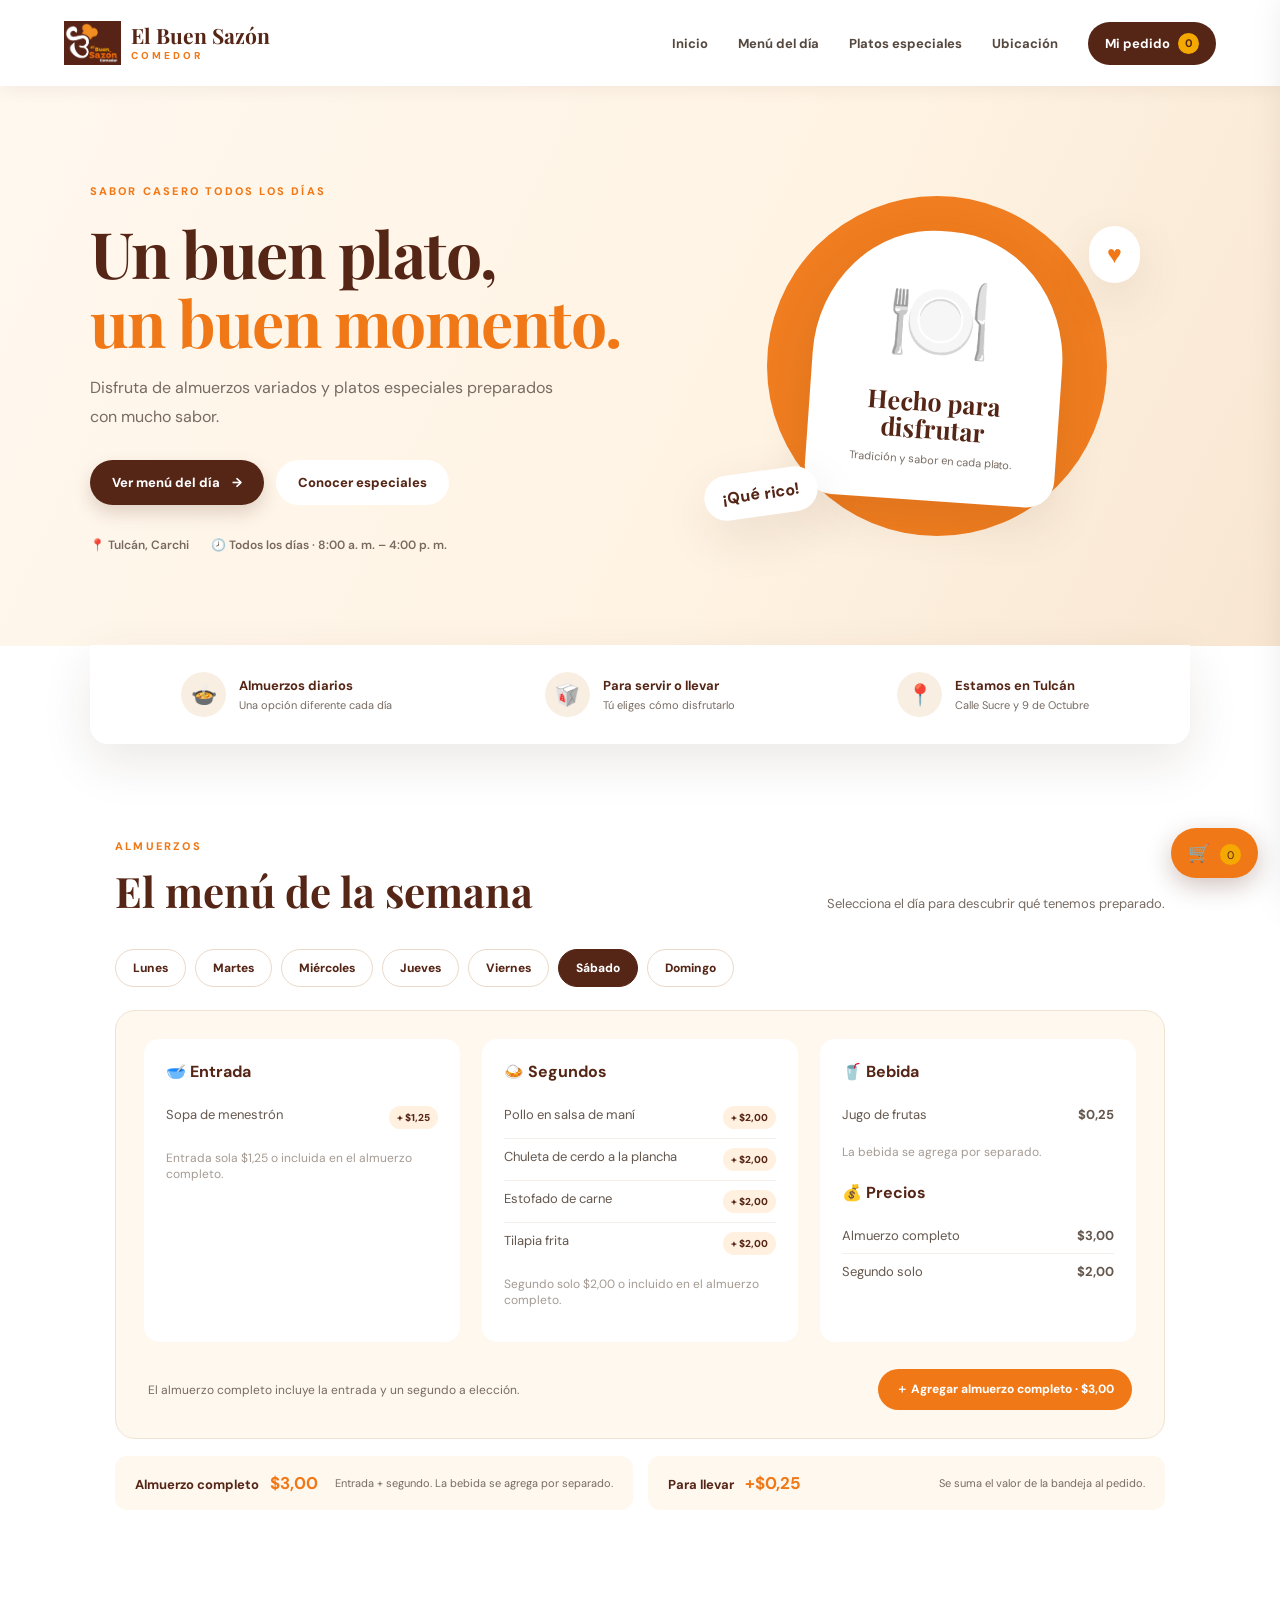
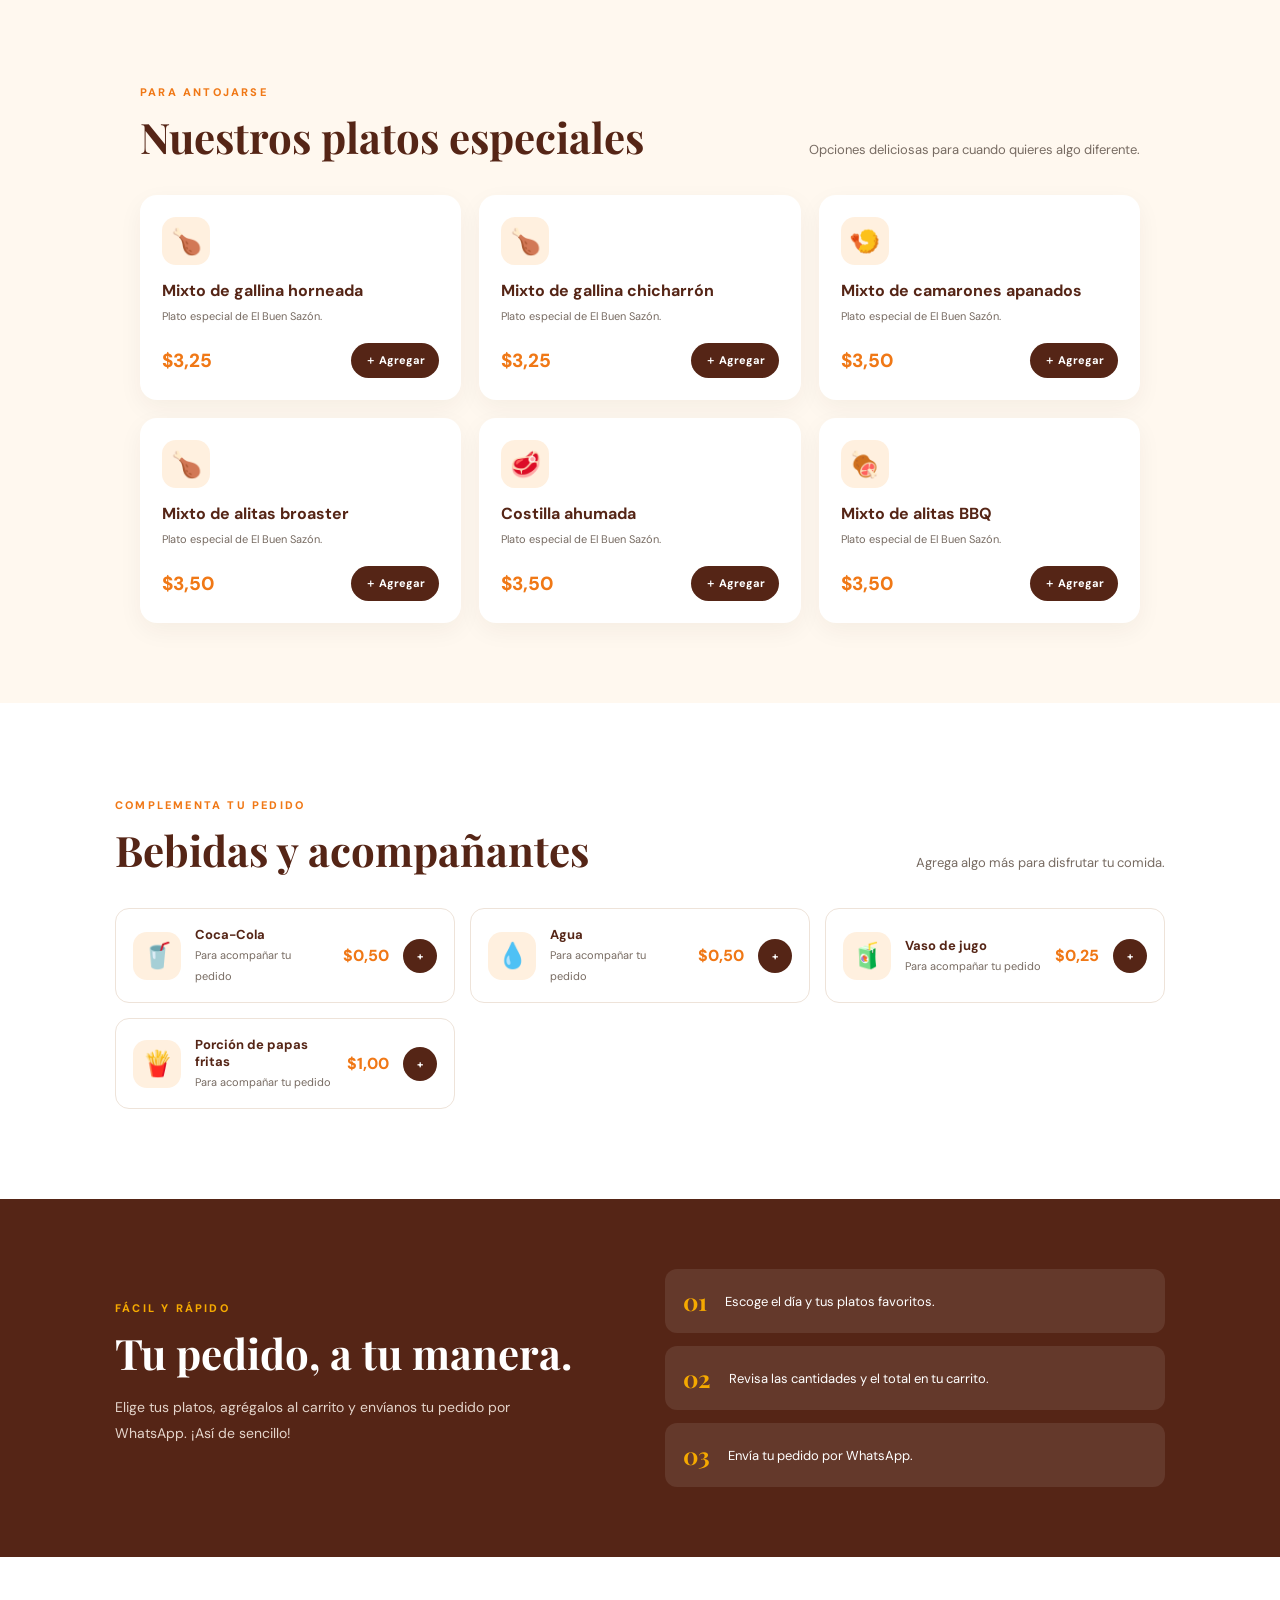
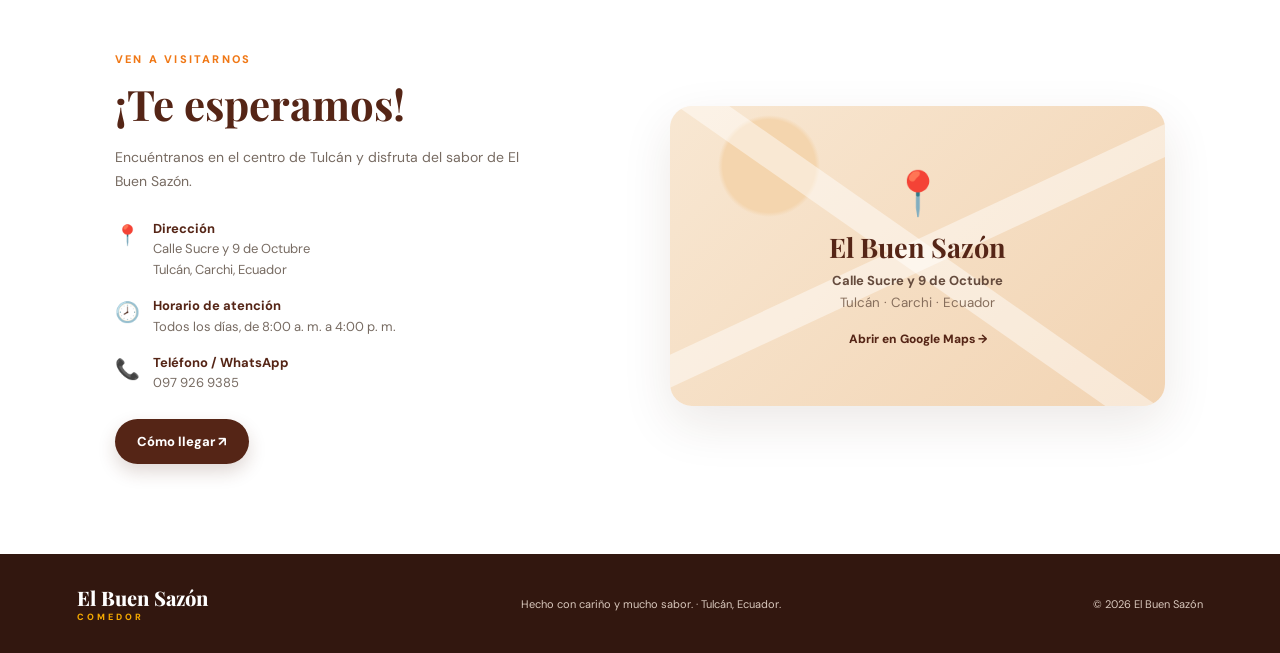
<file: index.html>
<!DOCTYPE html>
<html lang="es">
<head>
  <meta charset="UTF-8">
  <meta name="viewport" content="width=device-width, initial-scale=1.0">
  <meta name="description" content="El Buen Sazón, comedor en Tulcán. Consulta el menú del día y realiza tu pedido.">
  <title>El Buen Sazón | Comedor en Tulcán</title>
  <link rel="preconnect" href="https://fonts.googleapis.com">
  <link rel="preconnect" href="https://fonts.gstatic.com" crossorigin>
  <link href="https://fonts.googleapis.com/css2?family=DM+Sans:wght@400;500;600;700;800&family=Playfair+Display:wght@700;800&display=swap" rel="stylesheet">
  <link rel="stylesheet" href="styles.css">
</head>
<body>
  <header class="site-header">
    <a class="brand" href="#inicio" aria-label="El Buen Sazón, inicio">
      <img src="logo.png" alt="Logo de El Buen Sazón">
      <span class="brand-copy"><strong>El Buen Sazón</strong><small>COMEDOR</small></span>
    </a>
    <button class="menu-toggle" id="menuToggle" aria-label="Abrir menú" aria-expanded="false">☰</button>
    <nav id="mainNav">
      <a href="#inicio">Inicio</a>
      <a href="#menu">Menú del día</a>
      <a href="#especiales">Platos especiales</a>
      <a href="#ubicacion">Ubicación</a>
      <button class="nav-cart" id="openCartNav">Mi pedido <span id="navCartCount">0</span></button>
    </nav>
  </header>

  <main>
    <section class="hero" id="inicio">
      <div class="hero-content">
        <span class="eyebrow">SABOR CASERO TODOS LOS DÍAS</span>
        <h1>Un buen plato,<br><em>un buen momento.</em></h1>
        <p>Disfruta de almuerzos variados y platos especiales preparados con mucho sabor.</p>
        <div class="hero-actions">
          <a class="btn btn-primary" href="#menu">Ver menú del día <span>→</span></a>
          <a class="btn btn-light" href="#especiales">Conocer especiales</a>
        </div>
        <div class="hero-meta">
          <span>📍 Tulcán, Carchi</span>
          <span>🕗 Todos los días · 8:00 a. m. – 4:00 p. m.</span>
        </div>
      </div>
      <div class="hero-art" aria-label="Presentación de comida">
        <div class="hero-circle"></div>
        <div class="hero-card">
          <span class="plate-icon">🍽️</span>
          <strong>Hecho para<br>disfrutar</strong>
          <small>Tradición y sabor en cada plato.</small>
        </div>
        <span class="floating floating-one">♥</span>
        <span class="floating floating-two">¡Qué rico!</span>
      </div>
    </section>

    <section class="quick-info">
      <div><span class="info-icon">🍲</span><p><strong>Almuerzos diarios</strong><small>Una opción diferente cada día</small></p></div>
      <div><span class="info-icon">🥡</span><p><strong>Para servir o llevar</strong><small>Tú eliges cómo disfrutarlo</small></p></div>
      <div><span class="info-icon">📍</span><p><strong>Estamos en Tulcán</strong><small>Calle Sucre y 9 de Octubre</small></p></div>
    </section>

    <section class="section menu-section" id="menu">
      <div class="section-heading">
        <div><span class="eyebrow">ALMUERZOS</span><h2>El menú de la semana</h2></div>
        <p>Selecciona el día para descubrir qué tenemos preparado.</p>
      </div>
      <div class="day-tabs" id="dayTabs" role="tablist" aria-label="Días de la semana"></div>
      <div class="daily-menu" id="dailyMenu" aria-live="polite"></div>
      <div class="price-note">
        <div><strong>Almuerzo completo <b>$3,00</b></strong><span>Entrada + segundo. La bebida se agrega por separado.</span></div>
        <div><strong>Para llevar <b>+$0,25</b></strong><span>Se suma el valor de la bandeja al pedido.</span></div>
      </div>
    </section>

    <section class="special-section" id="especiales">
      <div class="section section-heading">
        <div><span class="eyebrow">PARA ANTOJARSE</span><h2>Nuestros platos especiales</h2></div>
        <p>Opciones deliciosas para cuando quieres algo diferente.</p>
      </div>
      <div class="special-grid" id="specialGrid"></div>
    </section>

    <section class="extras-section section" id="extras">
      <div class="section-heading">
        <div><span class="eyebrow">COMPLEMENTA TU PEDIDO</span><h2>Bebidas y acompañantes</h2></div>
        <p>Agrega algo más para disfrutar tu comida.</p>
      </div>
      <div class="extras-grid" id="extrasGrid"></div>
    </section>

    <section class="how-section">
      <div class="how-copy">
        <span class="eyebrow">FÁCIL Y RÁPIDO</span>
        <h2>Tu pedido, a tu manera.</h2>
        <p>Elige tus platos, agrégalos al carrito y envíanos tu pedido por WhatsApp. ¡Así de sencillo!</p>
      </div>
      <div class="steps">
        <div><b>01</b><span>Escoge el día y tus platos favoritos.</span></div>
        <div><b>02</b><span>Revisa las cantidades y el total en tu carrito.</span></div>
        <div><b>03</b><span>Envía tu pedido por WhatsApp.</span></div>
      </div>
    </section>

    <section class="location-section section" id="ubicacion">
      <div>
        <span class="eyebrow">VEN A VISITARNOS</span>
        <h2>¡Te esperamos!</h2>
        <p>Encuéntranos en el centro de Tulcán y disfruta del sabor de El Buen Sazón.</p>
        <div class="location-details">
          <p><span>📍</span><span><strong>Dirección</strong><br>Calle Sucre y 9 de Octubre<br>Tulcán, Carchi, Ecuador</span></p>
          <p><span>🕗</span><span><strong>Horario de atención</strong><br>Todos los días, de 8:00 a. m. a 4:00 p. m.</span></p>
          <p><span>📞</span><span><strong>Teléfono / WhatsApp</strong><br>097 926 9385</span></p>
        </div>
        <a class="btn btn-primary" target="_blank" rel="noopener" href="https://www.google.com/maps/search/?api=1&query=Calle+Sucre+y+9+de+Octubre%2C+Tulcan%2C+Carchi%2C+Ecuador">Cómo llegar ↗</a>
      </div>
      <div class="map-card">
        <div class="map-pin">📍</div>
        <strong>El Buen Sazón</strong>
        <span>Calle Sucre y 9 de Octubre</span>
        <small>Tulcán · Carchi · Ecuador</small>
        <a target="_blank" rel="noopener" href="https://www.google.com/maps/search/?api=1&query=Calle+Sucre+y+9+de+Octubre%2C+Tulcan%2C+Carchi%2C+Ecuador">Abrir en Google Maps →</a>
      </div>
    </section>
  </main>

  <footer>
    <a class="footer-brand" href="#inicio">El Buen Sazón <small>COMEDOR</small></a>
    <p>Hecho con cariño y mucho sabor. · Tulcán, Ecuador.</p>
    <span>© <span id="year"></span> El Buen Sazón</span>
  </footer>

  <button class="cart-fab" id="openCartFab" aria-label="Abrir carrito">🛒 <span id="fabCartCount">0</span></button>

  <div class="cart-overlay" id="cartOverlay"></div>
  <aside class="cart-drawer" id="cartDrawer" aria-label="Carrito de pedidos" aria-hidden="true">
    <div class="cart-header"><div><span class="eyebrow">TU SELECCIÓN</span><h2>Mi pedido</h2></div><button id="closeCart" class="close-cart" aria-label="Cerrar carrito">×</button></div>
    <div class="order-type">
      <span>¿Cómo deseas tu pedido?</span>
      <label><input type="radio" name="orderType" value="servir" checked> Para servir</label>
      <label><input type="radio" name="orderType" value="llevar"> Para llevar</label>
    </div>
    <div class="cart-items" id="cartItems"><div class="empty-cart">Tu carrito está vacío.<br><span>Agrega algo rico del menú. 🍽️</span></div></div>
    <div class="cart-summary">
      <div><span>Subtotal</span><strong id="subtotal">$0,00</strong></div>
      <div><span id="packagingLabel">Bandeja</span><strong id="packaging">$0,00</strong></div>
      <div class="total-row"><span>Total</span><strong id="total">$0,00</strong></div>
      <button class="btn btn-primary checkout-btn" id="checkoutBtn">Enviar pedido por WhatsApp ↗</button>
      <small>El pedido se enviará para confirmar disponibilidad y forma de entrega.</small>
    </div>
  </aside>

  <div class="toast" id="toast" role="status">Agregado a tu pedido ✓</div>
  <script src="script.js"></script>
</body>
</html>
</file>
<file: styles.css>
:root {
  --brown: #552516; --brown-2: #71351f; --orange: #f07816; --gold: #f5a900;
  --cream: #fff8ef; --cream-2: #f8eee2; --ink: #30251f; --muted: #776b62;
  --white: #fff; --green: #4f8053; --shadow: 0 18px 50px rgba(68,35,20,.10);
}
* { box-sizing: border-box; }
html { scroll-behavior: smooth; }
body { margin: 0; color: var(--ink); background: #fff; font-family: "DM Sans", Arial, sans-serif; }
a { color: inherit; text-decoration: none; }
button { font: inherit; cursor: pointer; }
.site-header { height: 86px; padding: 0 max(5vw, calc((100vw - 1200px)/2)); display:flex; align-items:center; justify-content:space-between; background:#fff; position:sticky; top:0; z-index:20; box-shadow:0 3px 18px rgba(50,25,12,.06); }
.brand { display:flex; align-items:center; gap:10px; }
.brand img { width:57px; height:57px; object-fit:contain; }
.brand-copy { display:flex; flex-direction:column; line-height:1; }
.brand-copy strong { font-family:"Playfair Display",serif; font-size:21px; color:var(--brown); }
.brand-copy small { color:var(--orange); font-size:10px; font-weight:800; letter-spacing:3px; margin-top:5px; }
nav { display:flex; align-items:center; gap:30px; font-size:13px; font-weight:700; color:#55483f; }
nav a:hover { color:var(--orange); }
.nav-cart { border:0; border-radius:30px; padding:11px 17px; background:var(--brown); color:#fff; font-weight:700; }
.nav-cart span,.cart-fab span { display:inline-grid; place-items:center; margin-left:5px; background:var(--gold); color:var(--brown); border-radius:50%; width:21px; height:21px; font-size:11px; }
.menu-toggle { display:none; background:none; border:0; font-size:25px; color:var(--brown); }
.hero { min-height:560px; padding:75px max(7vw,calc((100vw - 1120px)/2)); display:grid; grid-template-columns:1.05fr .95fr; align-items:center; gap:35px; background:linear-gradient(115deg,#fff8ef 0%,#fff3e3 60%,#f8e6d1 100%); overflow:hidden; }
.eyebrow { color:var(--orange); font-size:11px; letter-spacing:2.2px; font-weight:800; }
.hero h1 { font-family:"Playfair Display",serif; color:var(--brown); font-size:clamp(42px,5vw,66px); line-height:1.08; margin:18px 0; letter-spacing:-1.5px; }
.hero h1 em { color:var(--orange); font-style:normal; }
.hero-content>p { max-width:470px; color:var(--muted); font-size:16px; line-height:1.8; }
.hero-actions { display:flex; gap:12px; flex-wrap:wrap; margin:28px 0 32px; }
.btn { display:inline-flex; justify-content:center; align-items:center; gap:12px; border:0; border-radius:30px; padding:14px 22px; font-weight:800; font-size:13px; transition:.2s; }
.btn:hover { transform:translateY(-2px); }
.btn-primary { color:#fff; background:var(--brown); box-shadow:0 8px 18px rgba(85,37,22,.18); }
.btn-primary:hover { background:var(--orange); }
.btn-light { color:var(--brown); background:#fff; }
.hero-meta { display:flex; gap:22px; flex-wrap:wrap; color:#78695e; font-size:12px; font-weight:600; }
.hero-art { min-height:370px; position:relative; display:grid; place-items:center; }
.hero-circle { width:min(340px,80vw); height:min(340px,80vw); border-radius:50%; background:var(--orange); position:absolute; opacity:.95; }
.hero-card { position:relative; width:250px; min-height:270px; padding:30px; display:flex; flex-direction:column; align-items:center; justify-content:center; text-align:center; background:#fff; border-radius:48% 48% 28px 28px; box-shadow:var(--shadow); transform:rotate(4deg); }
.plate-icon { font-size:85px; margin-bottom:12px; }
.hero-card strong { font-family:"Playfair Display",serif; color:var(--brown); font-size:25px; line-height:1.1; }
.hero-card small { color:var(--muted); margin-top:10px; font-size:11px; }
.floating { position:absolute; z-index:2; background:#fff; color:var(--brown); box-shadow:var(--shadow); border-radius:30px; padding:12px 18px; font-weight:800; }
.floating-one { top:45px; right:10%; color:var(--orange); font-size:25px; }
.floating-two { bottom:35px; left:4%; transform:rotate(-8deg); }
.quick-info { max-width:1100px; margin:-1px auto 0; padding:27px 30px; display:grid; grid-template-columns:repeat(3,1fr); gap:20px; background:#fff; box-shadow:var(--shadow); border-radius:0 0 18px 18px; }
.quick-info>div { display:flex; align-items:center; justify-content:center; gap:13px; }
.info-icon { display:grid; place-items:center; width:45px; height:45px; background:var(--cream-2); border-radius:50%; font-size:21px; }
.quick-info p { margin:0; display:flex; flex-direction:column; gap:4px; }
.quick-info strong { font-size:13px; color:var(--brown); }
.quick-info small { color:var(--muted); font-size:11px; }
.section { max-width:1100px; margin:auto; padding:90px 25px; }
.section-heading { display:flex; justify-content:space-between; align-items:end; gap:20px; margin-bottom:30px; }
.section-heading h2,.location-section h2,.how-section h2 { font-family:"Playfair Display",serif; font-size:clamp(30px,4vw,42px); color:var(--brown); margin:8px 0 0; }
.section-heading>p { color:var(--muted); max-width:350px; line-height:1.6; font-size:13px; margin:0 0 4px; }
.day-tabs { display:flex; gap:9px; flex-wrap:wrap; margin-bottom:23px; }
.day-tab { border:1px solid #ead9c9; background:#fff; color:var(--brown); border-radius:30px; padding:10px 17px; font-weight:800; font-size:12px; }
.day-tab.active,.day-tab:hover { background:var(--brown); color:#fff; border-color:var(--brown); }
.daily-menu { background:var(--cream); border:1px solid #f1e3d4; border-radius:20px; padding:28px; display:grid; grid-template-columns:repeat(3,1fr); gap:22px; }
.menu-column { background:#fff; padding:22px; border-radius:15px; }
.menu-column h3 { color:var(--brown); margin:0 0 15px; font-size:16px; display:flex; align-items:center; gap:8px; }
.menu-column ul { list-style:none; margin:0; padding:0; }
.menu-column li { padding:9px 0; border-bottom:1px solid #f3eee9; font-size:13px; color:#64574e; display:flex; justify-content:space-between; gap:8px; }
.menu-column li:last-child { border:0; }
.menu-column .muted { color:#a49a92; font-size:12px; }
.menu-action { grid-column:1/-1; display:flex; justify-content:space-between; align-items:center; gap:15px; flex-wrap:wrap; padding:5px 4px 0; }
.menu-action p { margin:0; color:var(--muted); font-size:12px; }
.add-meal { border:0; border-radius:25px; background:var(--orange); color:#fff; padding:12px 18px; font-size:12px; font-weight:800; }
.price-note { display:flex; gap:15px; margin-top:17px; }
.price-note>div { flex:1; background:#fff8ef; padding:16px 20px; border-radius:12px; display:flex; justify-content:space-between; gap:10px; align-items:center; }
.price-note strong { color:var(--brown); font-size:13px; }
.price-note b { color:var(--orange); font-size:17px; margin-left:8px; }
.price-note span { color:var(--muted); font-size:11px; }
.special-section { background:var(--cream); padding:80px 0; }
.special-section .section-heading { max-width:1050px; margin:0 auto 30px; padding:0 25px; }
.special-grid { max-width:1050px; margin:auto; padding:0 25px; display:grid; grid-template-columns:repeat(3,1fr); gap:18px; }
.food-card { background:#fff; border-radius:17px; padding:22px; box-shadow:0 8px 25px rgba(68,35,20,.05); display:flex; flex-direction:column; min-height:205px; }
.food-emoji { width:48px; height:48px; border-radius:14px; background:#fff0df; display:grid; place-items:center; font-size:25px; margin-bottom:15px; }
.food-card h3 { color:var(--brown); font-size:16px; margin:0 0 8px; }
.food-card p { color:var(--muted); font-size:11px; margin:0 0 18px; }
.card-bottom { margin-top:auto; display:flex; align-items:center; justify-content:space-between; gap:10px; }
.card-price { color:var(--orange); font-size:19px; font-weight:800; }
.add-btn { border:0; border-radius:22px; padding:10px 14px; background:var(--brown); color:#fff; font-size:11px; font-weight:800; }
.add-btn:hover { background:var(--orange); }
.extras-grid { display:grid; grid-template-columns:repeat(3,1fr); gap:15px; }
.extra-card { display:flex; align-items:center; gap:14px; border:1px solid #eee3d9; border-radius:14px; padding:17px; }
.extra-card .food-emoji { margin:0; flex:none; }
.extra-card div:nth-child(2) { flex:1; }
.extra-card strong { display:block; font-size:13px; color:var(--brown); }
.extra-card small { color:var(--muted); font-size:11px; }
.extra-card .card-price { font-size:16px; }
.how-section { padding:70px max(7vw,calc((100vw - 1050px)/2)); background:var(--brown); color:#fff; display:grid; grid-template-columns:1fr 1fr; gap:50px; align-items:center; }
.how-section .eyebrow { color:var(--gold); }
.how-section h2 { color:#fff; }
.how-copy p { color:#e4d4ca; line-height:1.8; font-size:14px; max-width:400px; }
.steps { display:grid; gap:13px; }
.steps div { display:flex; align-items:center; gap:18px; padding:16px 18px; background:rgba(255,255,255,.09); border-radius:12px; font-size:13px; }
.steps b { color:var(--gold); font-family:"Playfair Display",serif; font-size:24px; }
.location-section { display:grid; grid-template-columns:1fr 1fr; gap:60px; align-items:center; }
.location-section>div:first-child>p { color:var(--muted); line-height:1.7; font-size:14px; max-width:430px; }
.location-details { margin:25px 0; display:grid; gap:15px; }
.location-details p { display:flex; gap:13px; align-items:flex-start; margin:0; font-size:13px; line-height:1.6; color:var(--muted); }
.location-details p>span:first-child { font-size:20px; }
.location-details strong { color:var(--brown); }
.map-card { min-height:300px; border-radius:22px; background:radial-gradient(circle at 20% 20%,#f4d5ae 0 10%,transparent 11%),linear-gradient(135deg,#f8e7d2,#f2d4b3); display:flex; align-items:center; justify-content:center; flex-direction:column; text-align:center; box-shadow:var(--shadow); position:relative; overflow:hidden; }
.map-card:before,.map-card:after { content:""; position:absolute; width:150%; height:30px; background:rgba(255,255,255,.45); transform:rotate(-25deg); }
.map-card:after { transform:rotate(35deg); }
.map-card>* { position:relative; z-index:1; }
.map-pin { font-size:43px; margin-bottom:8px; }
.map-card strong { color:var(--brown); font-family:"Playfair Display",serif; font-size:27px; }
.map-card span { margin-top:7px; font-weight:700; color:#654b3d; font-size:13px; }
.map-card small { margin-top:5px; color:#866e5c; }
.map-card a { margin-top:20px; color:var(--brown); font-weight:800; font-size:12px; }
footer { padding:30px 6vw; background:#32170f; color:#d9c8bd; display:flex; align-items:center; justify-content:space-between; gap:15px; flex-wrap:wrap; font-size:11px; }
.footer-brand { font-family:"Playfair Display",serif; color:#fff; font-size:20px; font-weight:800; }
.footer-brand small { display:block; color:var(--gold); letter-spacing:3px; font:800 9px "DM Sans"; }
footer p { margin:0; }
.cart-fab { position:fixed; right:22px; bottom:22px; z-index:25; border:0; border-radius:30px; padding:13px 17px; background:var(--orange); color:#fff; font-size:18px; box-shadow:0 8px 25px #55251645; }
.cart-overlay { position:fixed; inset:0; background:rgba(30,16,10,.42); z-index:29; opacity:0; visibility:hidden; transition:.25s; }
.cart-overlay.open { opacity:1; visibility:visible; }
.cart-drawer { position:fixed; top:0; right:0; height:100vh; width:min(440px,100%); z-index:30; background:#fff; padding:25px; display:flex; flex-direction:column; transform:translateX(105%); transition:.3s; box-shadow:-10px 0 40px #28150e20; }
.cart-drawer.open { transform:translateX(0); }
.cart-header { display:flex; justify-content:space-between; align-items:center; }
.cart-header h2 { font-family:"Playfair Display",serif; color:var(--brown); margin:5px 0 0; font-size:30px; }
.close-cart { border:0; background:var(--cream-2); color:var(--brown); border-radius:50%; width:38px; height:38px; font-size:25px; }
.order-type { margin:23px 0 12px; padding:15px; background:var(--cream); border-radius:12px; display:flex; flex-wrap:wrap; gap:13px; font-size:12px; }
.order-type>span { width:100%; font-weight:800; color:var(--brown); }
.order-type label { display:flex; gap:5px; align-items:center; }
.order-type input { accent-color:var(--orange); }
.cart-items { flex:1; overflow:auto; padding:8px 0; }
.empty-cart { text-align:center; padding:60px 10px; color:var(--brown); font-weight:800; line-height:1.8; }
.empty-cart span { color:var(--muted); font-weight:500; font-size:12px; }
.cart-item { display:grid; grid-template-columns:1fr auto; gap:8px; padding:14px 0; border-bottom:1px solid #eee6df; }
.cart-item strong { display:block; font-size:13px; color:var(--brown); }
.cart-item small { color:var(--muted); font-size:11px; }
.item-controls { display:flex; align-items:center; gap:8px; }
.item-controls button { width:25px; height:25px; border:0; border-radius:50%; background:var(--cream-2); color:var(--brown); font-weight:800; }
.item-controls span { font-size:12px; font-weight:800; min-width:12px; text-align:center; }
.cart-summary { border-top:1px solid #eee6df; padding-top:15px; }
.cart-summary>div { display:flex; justify-content:space-between; margin:9px 0; font-size:13px; color:var(--muted); }
.cart-summary strong { color:var(--brown); }
.cart-summary .total-row { font-size:19px; font-weight:800; color:var(--brown); padding-top:10px; border-top:1px dashed #ddcfc4; }
.total-row strong { color:var(--orange); font-size:22px; }
.checkout-btn { width:100%; margin:12px 0 8px; }
.cart-summary>small { display:block; text-align:center; color:#94877e; font-size:10px; line-height:1.5; }
.toast { position:fixed; left:50%; bottom:25px; transform:translate(-50%,20px); background:#2f6d43; color:#fff; padding:12px 20px; border-radius:30px; font-size:12px; font-weight:800; opacity:0; pointer-events:none; transition:.25s; z-index:40; }
.toast.show { opacity:1; transform:translate(-50%,0); }
@media(max-width:800px) {
  .site-header { height:72px; padding:0 20px; }
  .brand img { width:48px; height:48px; }
  .brand-copy strong { font-size:18px; }
  .menu-toggle { display:block; }
  nav { display:none; position:absolute; top:72px; left:0; right:0; padding:20px; background:#fff; box-shadow:var(--shadow); flex-direction:column; gap:18px; align-items:stretch; }
  nav.open { display:flex; }
  nav a,.nav-cart { text-align:center; }
  .hero { grid-template-columns:1fr; padding:55px 25px 35px; text-align:center; }
  .hero-content>p { margin-left:auto; margin-right:auto; }
  .hero-actions,.hero-meta { justify-content:center; }
  .hero-art { min-height:320px; }
  .hero-circle { width:280px; height:280px; }
  .hero-card { min-height:235px; width:215px; }
  .plate-icon { font-size:65px; }
  .quick-info { margin:0 15px; grid-template-columns:1fr; padding:20px; }
  .quick-info>div { justify-content:flex-start; }
  .section { padding:65px 20px; }
  .section-heading { display:block; }
  .section-heading>p { margin-top:12px; }
  .daily-menu { grid-template-columns:1fr; padding:15px; }
  .menu-action { grid-column:auto; }
  .price-note { flex-direction:column; }
  .price-note>div { align-items:flex-start; flex-direction:column; }
  .special-section { padding:65px 0; }
  .special-section .section-heading { padding:0 20px; }
  .special-grid { grid-template-columns:repeat(2,1fr); padding:0 20px; }
  .extras-grid { grid-template-columns:1fr 1fr; }
  .how-section { grid-template-columns:1fr; gap:25px; padding:60px 25px; }
  .location-section { grid-template-columns:1fr; gap:30px; }
}
@media(max-width:520px) {
  .hero h1 { font-size:43px; }
  .hero-meta { flex-direction:column; gap:8px; }
  .day-tabs { display:grid; grid-template-columns:repeat(4,1fr); }
  .day-tab { padding:10px 5px; font-size:11px; }
  .special-grid,.extras-grid { grid-template-columns:1fr; }
  .food-card { min-height:180px; }
  .menu-action { align-items:stretch; }
  .add-meal { width:100%; }
  footer { text-align:center; justify-content:center; flex-direction:column; }
  .cart-drawer { padding:20px; }
}

.mini-add { flex:none; border:0; border-radius:18px; padding:5px 8px; background:#fff0df; color:var(--brown); font-size:10px; font-weight:800; }
.mini-add:hover { background:var(--orange); color:#fff; }
</file>
